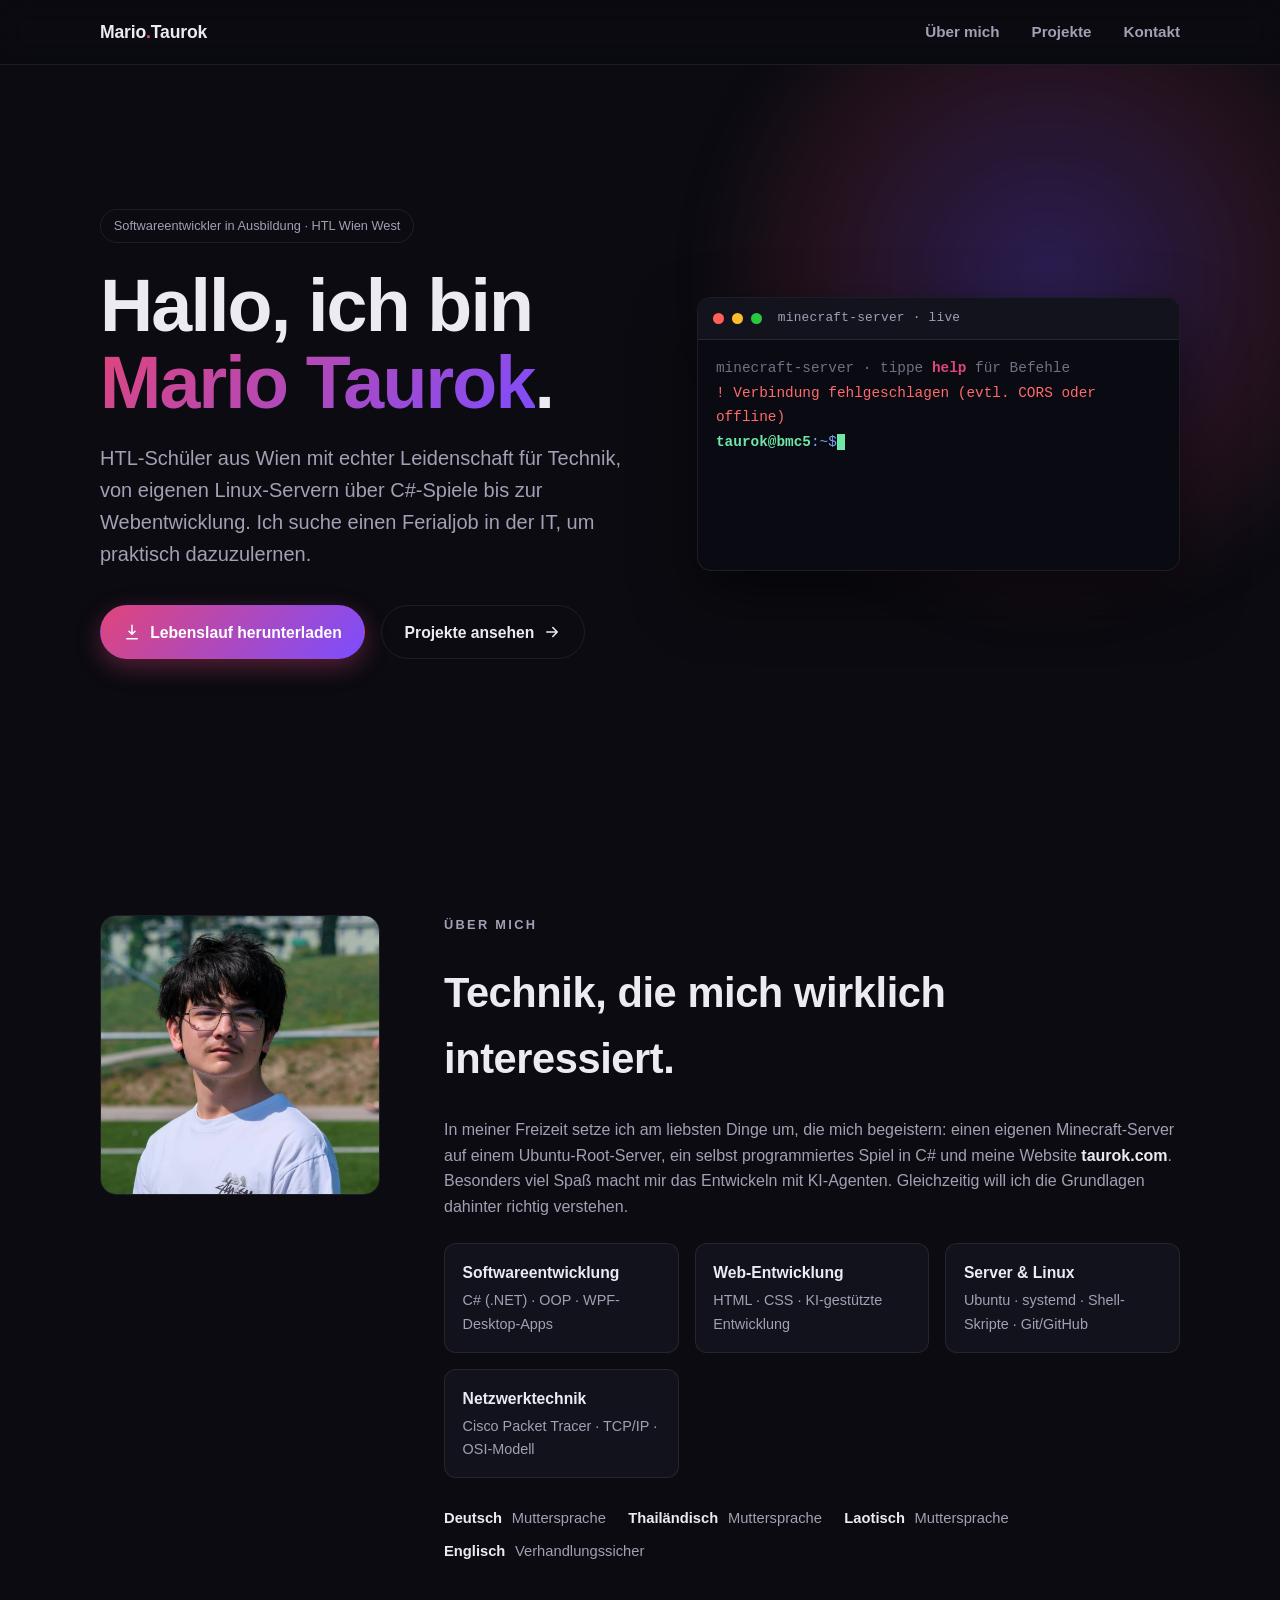
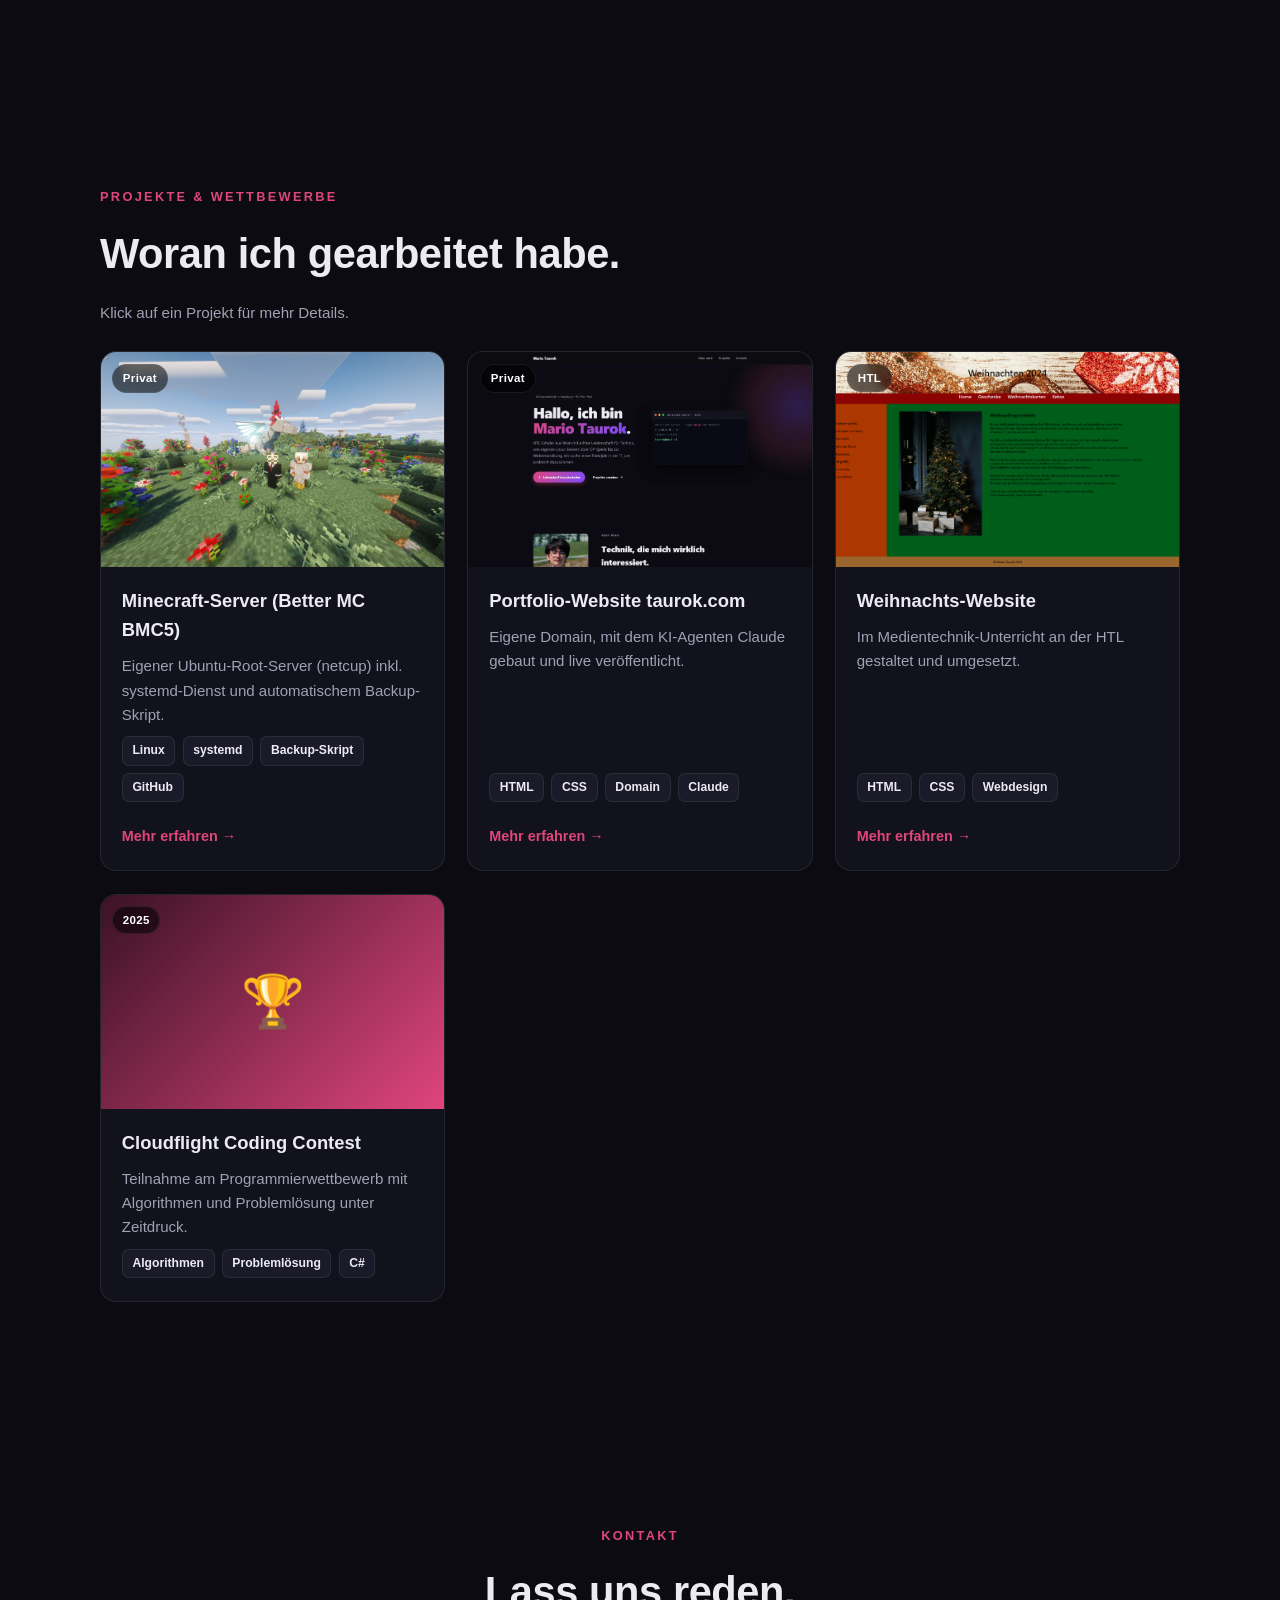
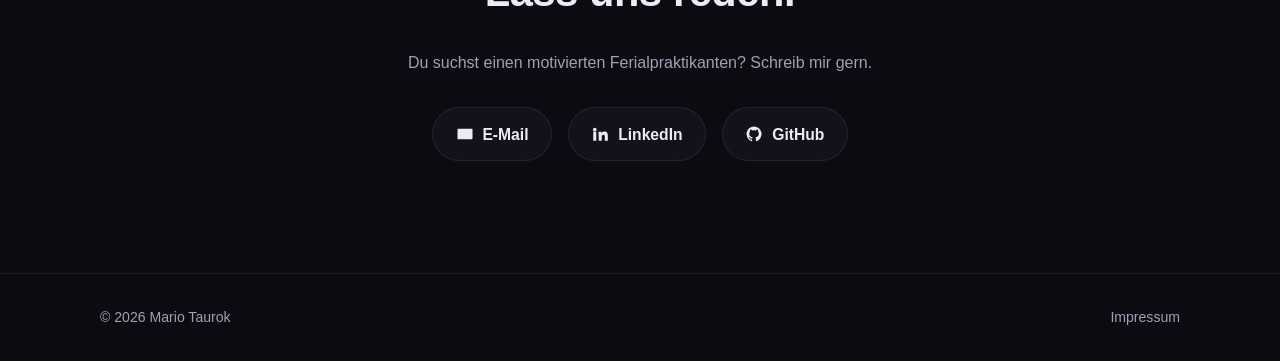
<file: site/index.html>
<!DOCTYPE html>
<html lang="de">

<head>
  <meta charset="UTF-8">
  <meta name="viewport" content="width=device-width, initial-scale=1">
  <meta name="description"
    content="Portfolio von Mario Taurok, Softwareentwickler in Ausbildung (HTL Wien West). Projekte aus Linux, C#, Webentwicklung und mehr.">
  <title>Mario Taurok · Portfolio</title>
  <link rel="stylesheet" href="style.css?v=4">
</head>

<body>
  <!-- ===== Navigation ===== -->
  <header class="nav">
    <div class="container nav__inner">
      <a class="nav__brand" href="#start">Mario<span>.</span>Taurok</a>
      <nav class="nav__links" aria-label="Hauptnavigation">
        <a href="#ueber">Über mich</a>
        <a href="#projekte">Projekte</a>
        <a href="#kontakt">Kontakt</a>
      </nav>
    </div>
  </header>

  <main>
    <!-- ===== Hero / Landingpage ===== -->
    <section class="hero" id="start">
      <div class="container hero__grid">
        <div class="hero__inner">
          <p class="eyebrow">Softwareentwickler in Ausbildung · HTL Wien West</p>
          <h1 class="hero__title">Hallo, ich bin<br><span class="grad">Mario Taurok</span>.</h1>
          <p class="hero__lead">
            HTL-Schüler aus Wien mit echter Leidenschaft für Technik, von eigenen Linux-Servern
            über C#-Spiele bis zur Webentwicklung. Ich suche einen Ferialjob in der IT, um praktisch
            dazuzulernen.
          </p>
          <div class="hero__actions">
            <a class="btn btn--primary" href="Mario-Taurok-Lebenslauf.pdf" download>
              <svg viewBox="0 0 24 24" class="ico" aria-hidden="true">
                <path d="M12 3v12m0 0 4-4m-4 4-4-4M5 21h14" />
              </svg>
              Lebenslauf herunterladen
            </a>
            <a class="btn btn--ghost" href="#projekte">
              Projekte ansehen
              <svg viewBox="0 0 24 24" class="ico" aria-hidden="true">
                <path d="M5 12h14m0 0-6-6m6 6-6 6" />
              </svg>
            </a>
          </div>
        </div>
        <aside class="hero__aside">
          <div class="term" aria-label="Live-Status des Minecraft-Servers (minecraft-server)">
            <div class="term__bar">
              <span class="term__dot term__dot--r"></span>
              <span class="term__dot term__dot--y"></span>
              <span class="term__dot term__dot--g"></span>
              <span class="term__title">minecraft-server · live</span>
            </div>
            <div class="term__body" id="mctermbody" tabindex="0">
              <div id="mctermout"></div>
              <div class="term__inputline">
                <span class="term__prompt">taurok@bmc5</span><span class="term__path">:~$</span> <span class="term__typed" id="mctermtyped"></span><span class="term__cursor"></span>
                <input id="mcterminput" class="term__ghost" style="flex:0 0 1px;width:1px;height:1.1em;opacity:0;border:0;padding:0;margin:0;background:transparent;color:transparent;" autocomplete="off" autocapitalize="none" autocorrect="off" spellcheck="false" aria-label="Terminal-Eingabe">
              </div>
            </div>
          </div>
        </aside>
      </div>
      <div class="hero__glow" aria-hidden="true"></div>
    </section>

    <!-- ===== Über mich ===== -->
    <section class="section about" id="ueber">
      <div class="container about__grid">
        <div class="about__media">
          <img src="img/albert.jpg" alt="Porträt von Mario Taurok" loading="lazy">
        </div>
        <div class="about__text">
          <p class="kicker">Über mich</p>
          <h2 class="section__title">Technik, die mich wirklich interessiert.</h2>
          <p>
            In meiner Freizeit setze ich am liebsten Dinge um, die mich begeistern: einen eigenen
            Minecraft-Server auf einem Ubuntu-Root-Server, ein selbst programmiertes Spiel in C#
            und meine Website <strong>taurok.com</strong>. Besonders viel Spaß macht mir das
            Entwickeln mit KI-Agenten. Gleichzeitig will ich die Grundlagen dahinter richtig
            verstehen.
          </p>

          <div class="skills">
            <div class="skill">
              <h3>Softwareentwicklung</h3>
              <p>C# (.NET) · OOP · WPF-Desktop-Apps</p>
            </div>
            <div class="skill">
              <h3>Web-Entwicklung</h3>
              <p>HTML · CSS · KI-gestützte Entwicklung</p>
            </div>
            <div class="skill">
              <h3>Server &amp; Linux</h3>
              <p>Ubuntu · systemd · Shell-Skripte · Git/GitHub</p>
            </div>
            <div class="skill">
              <h3>Netzwerktechnik</h3>
              <p>Cisco Packet Tracer · TCP/IP · OSI-Modell</p>
            </div>
          </div>

          <ul class="langs">
            <li><span>Deutsch</span> Muttersprache</li>
            <li><span>Thailändisch</span> Muttersprache</li>
            <li><span>Laotisch</span> Muttersprache</li>
            <li><span>Englisch</span> Verhandlungssicher</li>
          </ul>
        </div>
      </div>
    </section>

    <!-- ===== Projekte ===== -->
    <section class="section projects" id="projekte">
      <div class="container">
        <p class="kicker">Projekte &amp; Wettbewerbe</p>
        <h2 class="section__title">Woran ich gearbeitet habe.</h2>
        <p class="projects__hint">Klick auf ein Projekt für mehr Details.</p>

        <div class="grid">
          <!-- 1: Minecraft-Server -->
          <a class="card" href="projekte/minecraft-server.html">
            <div class="card__media">
              <img src="img/minecraft.webp" alt="Minecraft-Server" loading="lazy">
              <span class="card__badge">Privat</span>
            </div>
            <div class="card__body">
              <h3>Minecraft-Server (Better MC BMC5)</h3>
              <p>Eigener Ubuntu-Root-Server (netcup) inkl. systemd-Dienst und automatischem Backup-Skript.</p>
              <ul class="tags">
                <li>Linux</li>
                <li>systemd</li>
                <li>Backup-Skript</li>
                <li>GitHub</li>
              </ul>
              <span class="card__more">Mehr erfahren →</span>
            </div>
          </a>

          <!-- 2: Portfolio-Website -->
          <a class="card" href="projekte/portfolio-website.html">
            <div class="card__media">
              <img src="img/projekte/portfolio-website/web-view.webp" alt="Portfolio-Website taurok.com" loading="lazy">
              <span class="card__badge">Privat</span>
            </div>
            <div class="card__body">
              <h3>Portfolio-Website taurok.com</h3>
              <p>Eigene Domain, mit dem KI-Agenten Claude gebaut und live veröffentlicht.</p>
              <ul class="tags">
                <li>HTML</li>
                <li>CSS</li>
                <li>Domain</li>
                <li>Claude</li>
              </ul>
              <span class="card__more">Mehr erfahren →</span>
            </div>
          </a>

        <!--
        
          <a class="card" href="projekte/monogame-spiel.html">
            <div class="card__media">
              <img src="img/MonoGame.png" alt="MonoGame-Spiel" loading="lazy">
              <span class="card__badge">Privat</span>
            </div>
            <div class="card__body">
              <h3>MonoGame-Spiel</h3>
              <p>Eigenentwicklung in C# mit dem MonoGame-Framework, Spiellogik objektorientiert umgesetzt.</p>
              <ul class="tags">
                <li>C#</li>
                <li>MonoGame</li>
                <li>OOP</li>
              </ul>
              <span class="card__more">Mehr erfahren →</span>
            </div>
          </a>
        //-->
          <!-- 4: Weihnachts-Website -->
          <a class="card" href="projekte/weihnachts-website.html">
            <div class="card__media">
              <img src="img/Christmaspage.png" alt="Weihnachts-Website" loading="lazy">
              <span class="card__badge">HTL</span>
            </div>
            <div class="card__body">
              <h3>Weihnachts-Website</h3>
              <p>Im Medientechnik-Unterricht an der HTL gestaltet und umgesetzt.</p>
              <ul class="tags">
                <li>HTML</li>
                <li>CSS</li>
                <li>Webdesign</li>
              </ul>
              <span class="card__more">Mehr erfahren →</span>
            </div>
          </a>

          <!-- 5: Cloudflight Coding Contest (ohne Detailseite) -->
          <article class="card card--static">
            <div class="card__media card__media--grad grad-2">
              <span class="card__emoji" aria-hidden="true">🏆</span>
              <span class="card__badge">2025</span>
            </div>
            <div class="card__body">
              <h3>Cloudflight Coding Contest</h3>
              <p>Teilnahme am Programmierwettbewerb mit Algorithmen und Problemlösung unter Zeitdruck.</p>
              <ul class="tags">
                <li>Algorithmen</li>
                <li>Problemlösung</li>
                <li>C#</li>
              </ul>
            </div>
          </article>
        </div>
      </div>
    </section>

    <!-- ===== Kontakt ===== -->
    <section class="section contact" id="kontakt">
      <div class="container contact__inner">
        <p class="kicker">Kontakt</p>
        <h2 class="section__title">Lass uns reden.</h2>
        <p class="contact__lead">Du suchst einen motivierten Ferialpraktikanten? Schreib mir gern.</p>

        <div class="contact__buttons">
          <a class="btn btn--social" href="mailto:mario.taurok@proton.me">
            <svg viewBox="0 0 24 24" class="ico" aria-hidden="true">
              <path d="M3 5h18a1 1 0 0 1 1 1v12a1 1 0 0 1-1 1H3a1 1 0 0 1-1-1V6a1 1 0 0 1 1-1z" />
              <path d="m3 7 9 6 9-6" />
            </svg>
            E-Mail
          </a>
          <!-- TODO: LinkedIn-URL hier eintragen (href="#" ist nur ein Platzhalter) -->
          <a class="btn btn--social" href="https://www.linkedin.com/in/mario-taurok/" target="_blank" rel="noopener">
            <svg viewBox="0 0 24 24" class="ico" aria-hidden="true">
              <path
                d="M4.98 3.5a2.5 2.5 0 1 1 0 5 2.5 2.5 0 0 1 0-5zM3 9h4v12H3zM10 9h3.8v1.7h.05c.53-.95 1.83-1.95 3.77-1.95 4.03 0 4.78 2.5 4.78 5.75V21h-4v-5.1c0-1.22-.02-2.8-1.9-2.8-1.9 0-2.2 1.34-2.2 2.71V21h-4z" />
            </svg>
            LinkedIn
          </a>
          <a class="btn btn--social" href="https://github.com/bestpg" target="_blank" rel="noopener">
            <svg viewBox="0 0 24 24" class="ico" aria-hidden="true">
              <path
                d="M12 2a10 10 0 0 0-3.16 19.49c.5.09.68-.22.68-.48v-1.7c-2.78.6-3.37-1.34-3.37-1.34-.45-1.16-1.11-1.47-1.11-1.47-.91-.62.07-.6.07-.6 1 .07 1.53 1.03 1.53 1.03.9 1.53 2.36 1.09 2.94.83.09-.65.35-1.09.63-1.34-2.22-.25-4.55-1.11-4.55-4.94 0-1.09.39-1.98 1.03-2.68-.1-.25-.45-1.27.1-2.64 0 0 .84-.27 2.75 1.02a9.6 9.6 0 0 1 5 0c1.91-1.29 2.75-1.02 2.75-1.02.55 1.37.2 2.39.1 2.64.64.7 1.03 1.59 1.03 2.68 0 3.84-2.34 4.69-4.57 4.94.36.31.68.92.68 1.85v2.74c0 .27.18.58.69.48A10 10 0 0 0 12 2z" />
            </svg>
            GitHub
          </a>
        </div>
      </div>
    </section>
  </main>

  <footer class="footer">
    <div class="container footer__inner">
      <span>© 2026 Mario Taurok</span>
      <a class="footer__link" href="impressum.html">Impressum</a>
    </div>
  </footer>

  <!-- Live-Status vom Minecraft-Server (GraphQL, Vanilla-JS, kein Framework) -->
  <script>
    (function () {
      var ENDPOINT = 'https://api.taurok.com/graphql';
      var QUERY = 'query MyQuery { players { max online players } }';
      var out = document.getElementById('mctermout');
      var input = document.getElementById('mcterminput');
      var typed = document.getElementById('mctermtyped');
      var bodyEl = document.getElementById('mctermbody');
      if (!out || !input || !typed || !bodyEl) return;

      function esc(v) { var d = document.createElement('div'); d.textContent = String(v); return d.innerHTML; }
      function line(html, cls) { var d = document.createElement('div'); d.className = 'term__line' + (cls ? ' ' + cls : ''); d.innerHTML = html; out.appendChild(d); return d; }
      function scroll() { bodyEl.scrollTop = bodyEl.scrollHeight; }
      var PROMPT = '<span class="term__prompt">taurok@bmc5</span><span class="term__path">:~$</span> ';
      function echo(cmd) { line(PROMPT + esc(cmd)); }

      function fetchPlayers() {
        var pending = line('<span class="term__dim">… frage api.taurok.com</span>');
        var q = '{ players { online max players { name x y z dimension } } }';
        fetch(ENDPOINT + '?query=' + encodeURIComponent(q), { cache: 'no-store' })
          .then(function (r) { return r.json().catch(function () { return null; }); })
          .then(function (j) {
            if (pending) pending.remove();
            if (!j || j.errors || !j.data || !j.data.players) {
              var m = (j && j.errors && j.errors[0] && j.errors[0].message) || 'keine Daten';
              line('<span class="term__err">! ' + esc(m) + '</span>'); scroll(); return;
            }
            var p = j.data.players, list = Array.isArray(p.players) ? p.players : [];
            line('<span class="term__ok">●</span> online <b>' + esc(p.online) + '</b> <span class="term__dim">/ ' + esc(p.max) + '</span>');
            if (!list.length) { line('<span class="term__dim">niemand online</span>'); scroll(); return; }
            function rnd(v) { return (v == null) ? '?' : Math.round(v); }
            list.forEach(function (pl, i) {
              line('<span class="term__ac">›</span> ' + esc(pl.name));
              var dim = (pl.dimension || '').replace('minecraft:', '');
              line('<span class="term__dim">&nbsp;&nbsp;x ' + rnd(pl.x) + '&nbsp; y ' + rnd(pl.y) + '&nbsp; z ' + rnd(pl.z) + (dim ? '&nbsp; · ' + esc(dim) : '') + '</span>');
              if (i < list.length - 1) line('&nbsp;');
            });
            scroll();
          })
          .catch(function () { if (pending) pending.remove(); line('<span class="term__err">! Verbindung fehlgeschlagen (evtl. CORS oder offline)</span>'); scroll(); });
      }

      function fetchStatus() {
        var pending = line('<span class="term__dim">… frage api.taurok.com</span>');
        var q = '{ serverStatus { online max players version motd uptime { running human } } }';
        fetch(ENDPOINT + '?query=' + encodeURIComponent(q), { cache: 'no-store' })
          .then(function (r) { return r.json().catch(function () { return null; }); })
          .then(function (j) {
            if (pending) pending.remove();
            if (!j || j.errors || !j.data || !j.data.serverStatus) {
              var m = (j && j.errors && j.errors[0] && j.errors[0].message) || 'keine Daten';
              line('<span class="term__err">! ' + esc(m) + '</span>'); scroll(); return;
            }
            var st = j.data.serverStatus, up = st.uptime || {}, names = Array.isArray(st.players) ? st.players : [];
            line('<span class="term__ac">' + esc(st.motd || 'Server') + '</span>');
            line(up.running ? '<span class="term__ok">●</span> läuft' : '<span class="term__err">●</span> offline');
            line('<span class="term__dim">spieler</span> <b>' + esc(st.online) + '</b> <span class="term__dim">/ ' + esc(st.max) + '</span>');
            line('<span class="term__dim">version</span> ' + esc(st.version || '-'));
            line('<span class="term__dim">uptime</span>&nbsp; ' + esc(up.human || '-'));
            names.forEach(function (n) { line('&nbsp;&nbsp;<span class="term__ac">›</span> ' + esc(n)); });
            scroll();
          })
          .catch(function () { if (pending) pending.remove(); line('<span class="term__err">! Verbindung fehlgeschlagen (evtl. CORS oder offline)</span>'); scroll(); });
      }

      function fetchUptime() {
        var pending = line('<span class="term__dim">…</span>');
        fetch(ENDPOINT + '?query=' + encodeURIComponent('{ serverStatus { uptime { running human } } }'), { cache: 'no-store' })
          .then(function (r) { return r.json().catch(function () { return null; }); })
          .then(function (j) {
            if (pending) pending.remove();
            var u = j && j.data && j.data.serverStatus && j.data.serverStatus.uptime;
            if (!u) { line('<span class="term__err">! keine Daten</span>'); scroll(); return; }
            line(u.running ? 'uptime: <b>' + esc(u.human) + '</b>' : '<span class="term__err">Server offline</span>');
            scroll();
          })
          .catch(function () { if (pending) pending.remove(); line('<span class="term__err">! Verbindung fehlgeschlagen</span>'); scroll(); });
      }

      var COMMANDS = {
        help: function () {
          line('verfügbare Befehle:');
          [
            ['status', 'voller Server-Status (Version, MOTD, Uptime)'],
            ['players', 'nur Spielerliste'],
            ['uptime', 'Laufzeit des Servers'],
            ['about', 'Infos zum Server'],
            ['clear', 'Terminal leeren']
          ].forEach(function (c) {
            line('  <span class="term__ac">' + c[0] + '</span>' + '          '.slice(c[0].length) + c[1]);
          });
        },
        players: fetchPlayers, online: fetchPlayers,
        status: fetchStatus, serverstatus: fetchStatus, uptime: fetchUptime,
        about: function () {
          line('minecraft-server · Better MC BMC5 (NeoForge 1.21.1)');
          line('Oracle Cloud · ARM/aarch64 · Ubuntu · systemd');
        },
        clear: function () { out.innerHTML = ''; },
        whoami: function () { line('gast@taurok'); }
      };

      function run(raw) {
        var cmd = raw.trim();
        echo(cmd);
        if (cmd) {
          var name = cmd.split(/\s+/)[0].toLowerCase();
          if (COMMANDS[name]) COMMANDS[name]();
          else line('<span class="term__err">command not found: ' + esc(name) + "</span> <span class=\"term__dim\">(tippe 'help')</span>");
        }
        scroll();
      }

      function sync() { typed.textContent = input.value; }
      var hist = [], hi = 0;
      input.addEventListener('input', sync);
      input.addEventListener('keydown', function (e) {
        if (e.key === 'Enter') {
          e.preventDefault();
          var v = input.value; input.value = ''; sync();
          if (v.trim()) hist.push(v);
          hi = hist.length;
          run(v);
        } else if (e.key === 'ArrowUp') {
          e.preventDefault();
          if (hi > 0) { hi--; input.value = hist[hi] || ''; sync(); }
        } else if (e.key === 'ArrowDown') {
          if (hi < hist.length) { hi++; input.value = hist[hi] || ''; sync(); }
        }
      });
      bodyEl.addEventListener('click', function () { try { input.focus({ preventScroll: true }); } catch (e) { input.focus(); } });

      line('<span class="term__dim">minecraft-server · tippe </span><span class="term__ac">help</span><span class="term__dim"> für Befehle</span>');
      fetchPlayers();
      try { input.focus({ preventScroll: true }); } catch (e) { input.focus(); }
    })();
  </script>
</body>

</html>
</file>
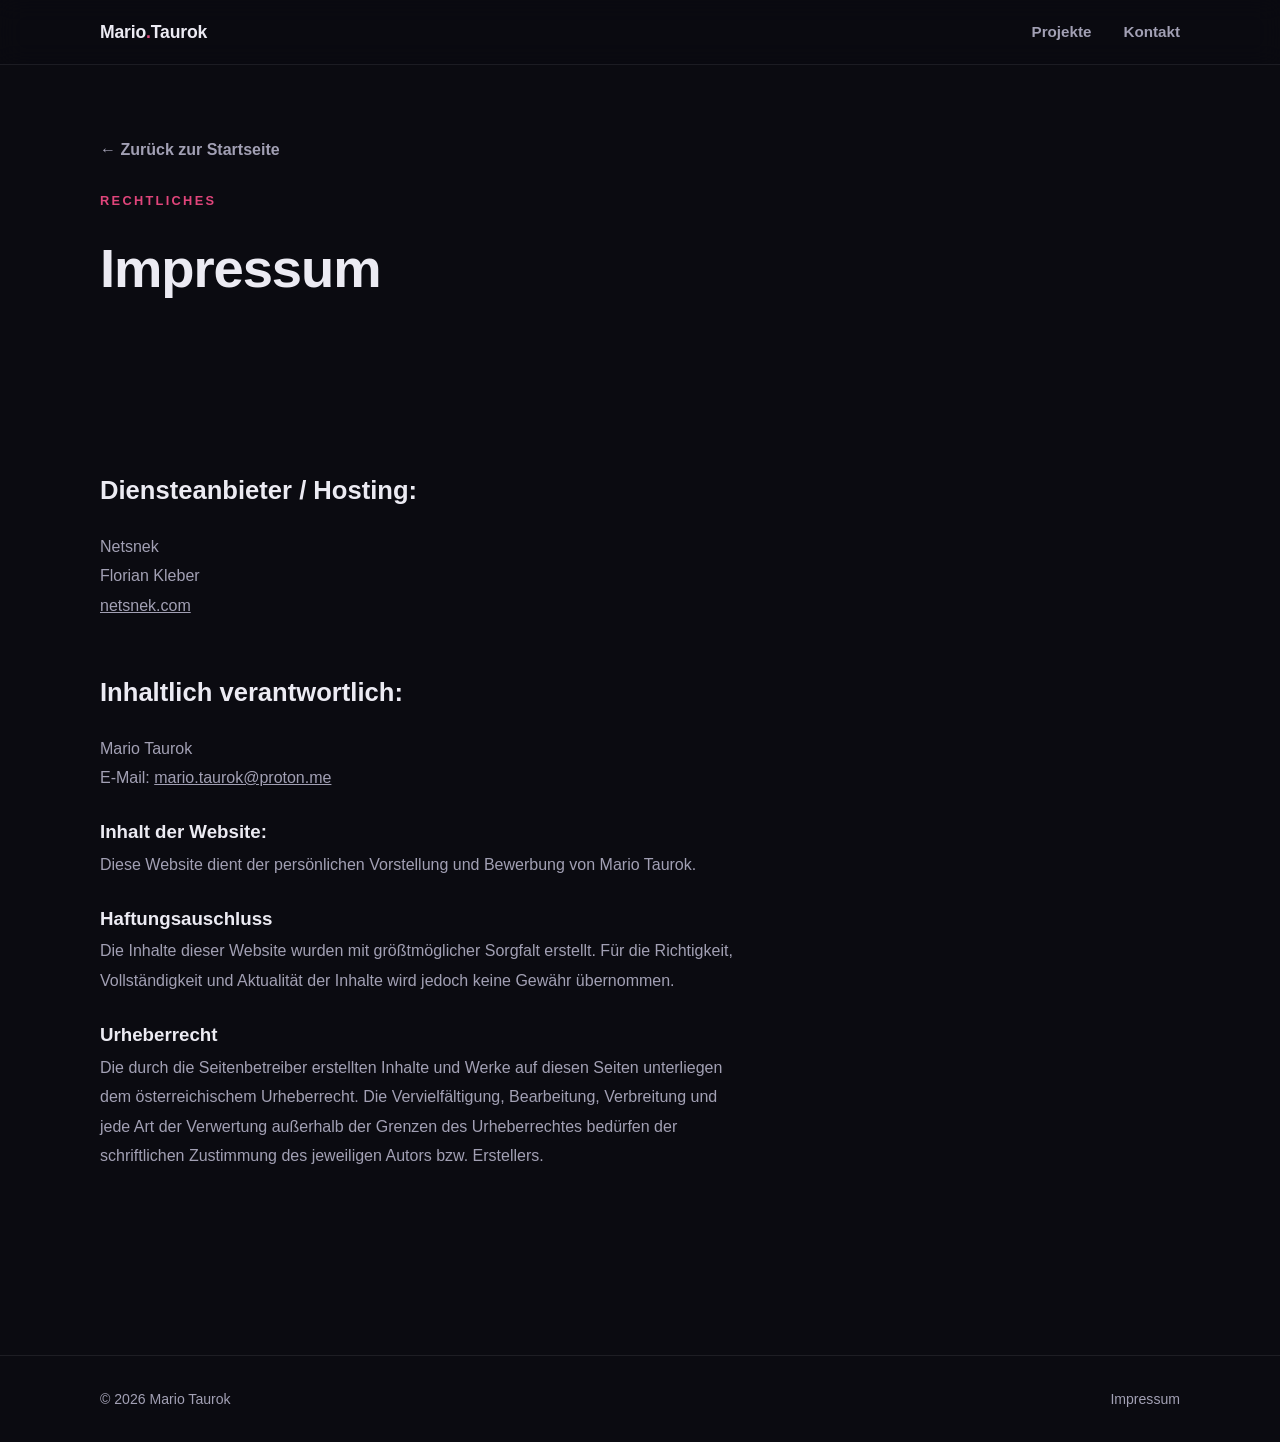
<file: site/impressum.html>
<!DOCTYPE html>
<html lang="de">

<head>
    <meta charset="UTF-8">
    <meta name="viewport" content="width=device-width, initial-scale=1">
    <meta name="description" content="Impressum von Mario Taurok – Kontaktdaten und rechtliche Angaben.">
    <title>Impressum · Mario Taurok</title>
    <link rel="stylesheet" href="style.css?v=4">
</head>

<body>
    <header class="nav">
        <div class="container nav__inner">
            <a class="nav__brand" href="index.html#start">Mario<span>.</span>Taurok</a>
            <nav class="nav__links" aria-label="Hauptnavigation">
                <a href="index.html#projekte">Projekte</a>
                <a href="index.html#kontakt">Kontakt</a>
            </nav>
        </div>
    </header>

    <main>
        <section class="proj-hero">
            <div class="container">
                <a class="backlink" href="index.html">&larr; Zurück zur Startseite</a>
                <p class="kicker">Rechtliches</p>
                <h1 class="proj-title">Impressum</h1>
            </div>
        </section>

        <section class="section">
            <div class="container">
                <div class="prose">

                    <h2>Diensteanbieter / Hosting:</h2>
                    <p>
                        Netsnek <br>
                        Florian Kleber <br>
                        <a href="https://netsnek.com" target="_blank" rel="noopener" style="text-decoration: underline">netsnek.com</a> <br>

                    </p>

                    <h2>Inhaltlich verantwortlich:</h2>
                    <p>Mario Taurok<br>
                        E-Mail: <a href="mailto:mario.taurok@proton.me" style="text-decoration: underline">mario.taurok@proton.me</a>
                        <!-- Adresse hier eintragen --></p>

                    
                    <h3>Inhalt der Website:</h3>
                    <p>Diese Website dient der persönlichen Vorstellung und Bewerbung von Mario Taurok. </p>

                    <h3>Haftungsauschluss </h3>
                    <p>Die Inhalte dieser Website wurden mit größtmöglicher Sorgfalt erstellt. Für die Richtigkeit, Vollständigkeit und Aktualität der Inhalte wird jedoch keine Gewähr übernommen. </p>

                    <h3>Urheberrecht</h3>
                    <p>Die durch die Seitenbetreiber erstellten Inhalte und Werke auf diesen Seiten unterliegen dem
                        österreichischem Urheberrecht. Die Vervielfältigung, Bearbeitung, Verbreitung und jede Art der
                        Verwertung außerhalb der Grenzen des Urheberrechtes bedürfen der schriftlichen Zustimmung des
                        jeweiligen Autors bzw. Erstellers.</p>
                </div>
            </div>
        </section>
    </main>

    <footer class="footer">
        <div class="container footer__inner">
            <span>&copy; 2026 Mario Taurok</span>
            <a class="footer__link" href="impressum.html">Impressum</a>
        </div>
    </footer>
</body>

</html>
</file>
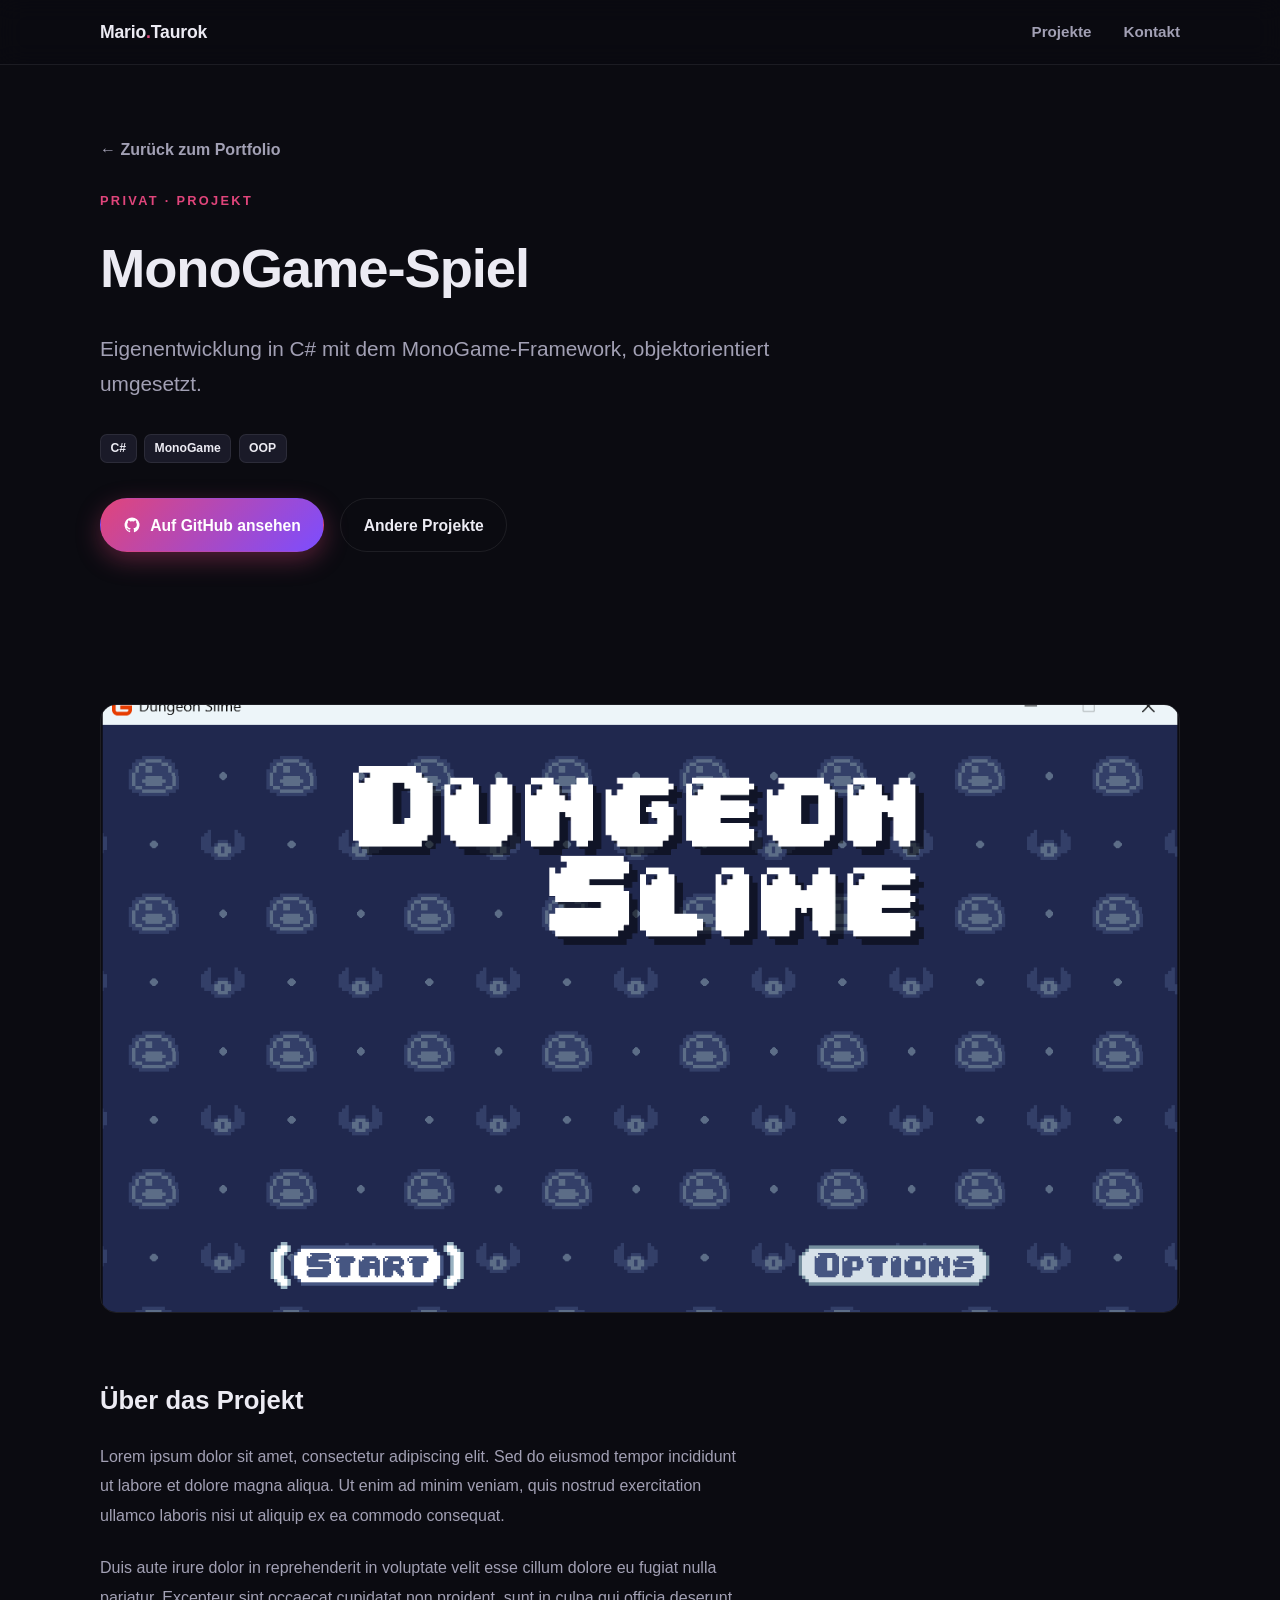
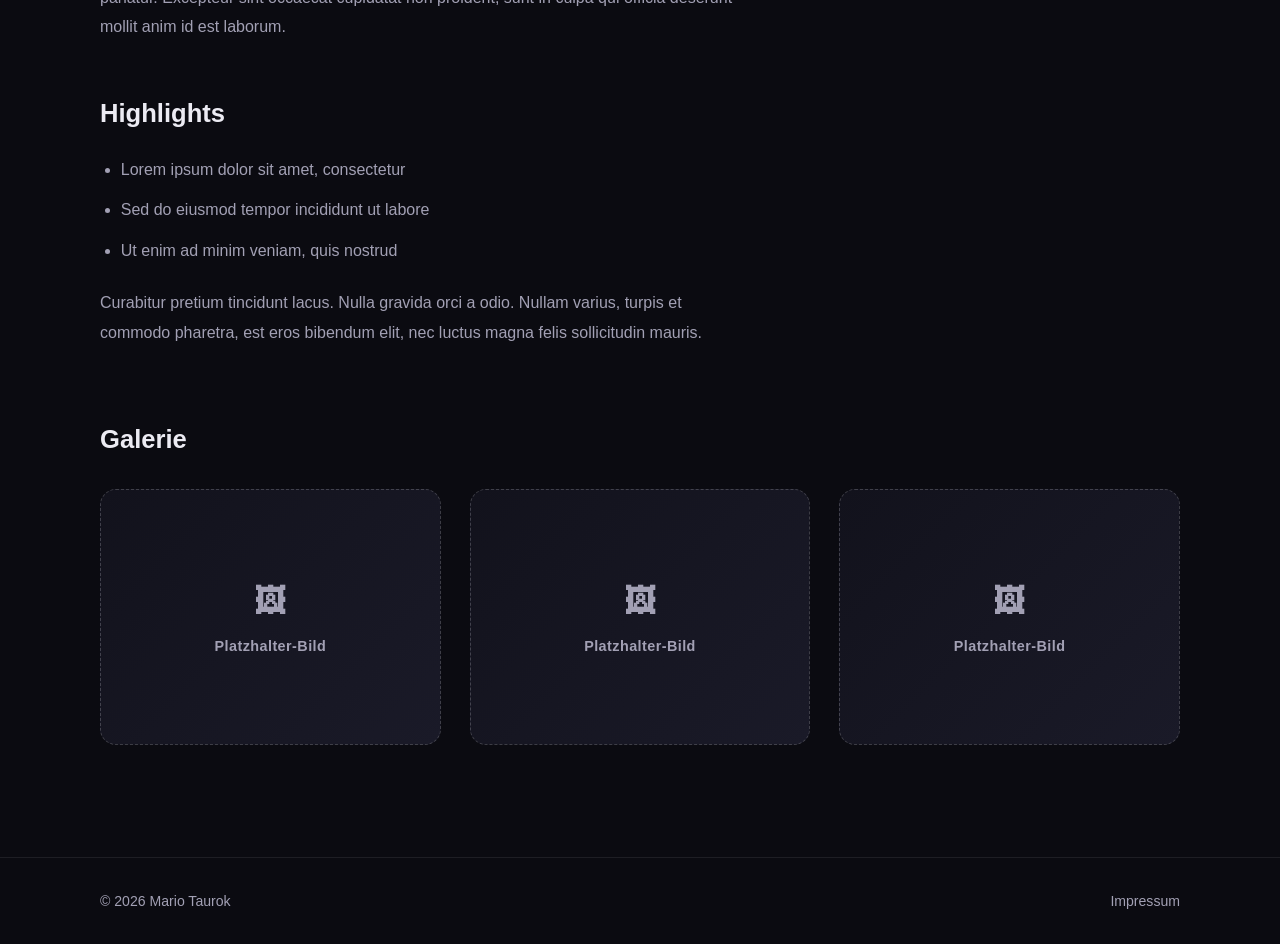
<file: site/projekte/monogame-spiel.html>
<!DOCTYPE html>
<html lang="de">

<head>
  <meta charset="UTF-8">
  <meta name="viewport" content="width=device-width, initial-scale=1">
  <meta name="description" content="MonoGame-Spiel: Projekt von Mario Taurok.">
  <title>MonoGame-Spiel · Mario Taurok</title>
  <link rel="stylesheet" href="../style.css?v=4">
</head>

<body>
  <header class="nav">
    <div class="container nav__inner">
      <a class="nav__brand" href="../index.html#start">Mario<span>.</span>Taurok</a>
      <nav class="nav__links" aria-label="Hauptnavigation">
        <a href="../index.html#projekte">Projekte</a>
        <a href="../index.html#kontakt">Kontakt</a>
      </nav>
    </div>
  </header>

  <main>
    <section class="proj-hero">
      <div class="container">
        <a class="backlink" href="../index.html#projekte">&larr; Zurück zum Portfolio</a>
        <p class="kicker">Privat &middot; Projekt</p>
        <h1 class="proj-title">MonoGame-Spiel</h1>
        <p class="proj-lead">Eigenentwicklung in C# mit dem MonoGame-Framework, objektorientiert umgesetzt.</p>
        <ul class="tags"><li>C#</li><li>MonoGame</li><li>OOP</li></ul>
        <div class="proj-actions">
          <a class="btn btn--primary" href="https://github.com/bestpg/monogame-spiel" target="_blank" rel="noopener"><svg viewBox="0 0 24 24" class="ico ico--fill" aria-hidden="true"><path d="M12 2a10 10 0 0 0-3.16 19.49c.5.09.68-.22.68-.48v-1.7c-2.78.6-3.37-1.34-3.37-1.34-.45-1.16-1.11-1.47-1.11-1.47-.91-.62.07-.6.07-.6 1 .07 1.53 1.03 1.53 1.03.9 1.53 2.36 1.09 2.94.83.09-.65.35-1.09.63-1.34-2.22-.25-4.55-1.11-4.55-4.94 0-1.09.39-1.98 1.03-2.68-.1-.25-.45-1.27.1-2.64 0 0 .84-.27 2.75 1.02a9.6 9.6 0 0 1 5 0c1.91-1.29 2.75-1.02 2.75-1.02.55 1.37.2 2.39.1 2.64.64.7 1.03 1.59 1.03 2.68 0 3.84-2.34 4.69-4.57 4.94.36.31.68.92.68 1.85v2.74c0 .27.18.58.69.48A10 10 0 0 0 12 2z"/></svg>Auf GitHub ansehen</a>
          <a class="btn btn--ghost" href="../index.html#projekte">Andere Projekte</a>
        </div>
      </div>
    </section>

    <section class="section">
      <div class="container">
        <figure class="proj-figure"><img src="../img/MonoGame.png" alt="MonoGame-Spiel" loading="lazy"></figure>

        <div class="prose">
          <h2>Über das Projekt</h2>
          <p>Lorem ipsum dolor sit amet, consectetur adipiscing elit. Sed do eiusmod tempor incididunt ut labore et dolore magna aliqua. Ut enim ad minim veniam, quis nostrud exercitation ullamco laboris nisi ut aliquip ex ea commodo consequat.</p>
          <p>Duis aute irure dolor in reprehenderit in voluptate velit esse cillum dolore eu fugiat nulla pariatur. Excepteur sint occaecat cupidatat non proident, sunt in culpa qui officia deserunt mollit anim id est laborum.</p>
          <h2>Highlights</h2>
          <ul>
            <li>Lorem ipsum dolor sit amet, consectetur</li>
            <li>Sed do eiusmod tempor incididunt ut labore</li>
            <li>Ut enim ad minim veniam, quis nostrud</li>
          </ul>
          <p>Curabitur pretium tincidunt lacus. Nulla gravida orci a odio. Nullam varius, turpis et commodo pharetra, est eros bibendum elit, nec luctus magna felis sollicitudin mauris.</p>
        </div>

        <h2 class="gallery-title">Galerie</h2>
        <div class="gallery">
          <div class="placeholder"><span>Platzhalter-Bild</span></div>
          <div class="placeholder"><span>Platzhalter-Bild</span></div>
          <div class="placeholder"><span>Platzhalter-Bild</span></div>
        </div>
      </div>
    </section>
  </main>

  <footer class="footer">
    <div class="container footer__inner">
      <span>&copy; 2026 Mario Taurok</span>
      <a class="footer__link" href="../impressum.html">Impressum</a>
    </div>
  </footer>
</body>

</html>
</file>
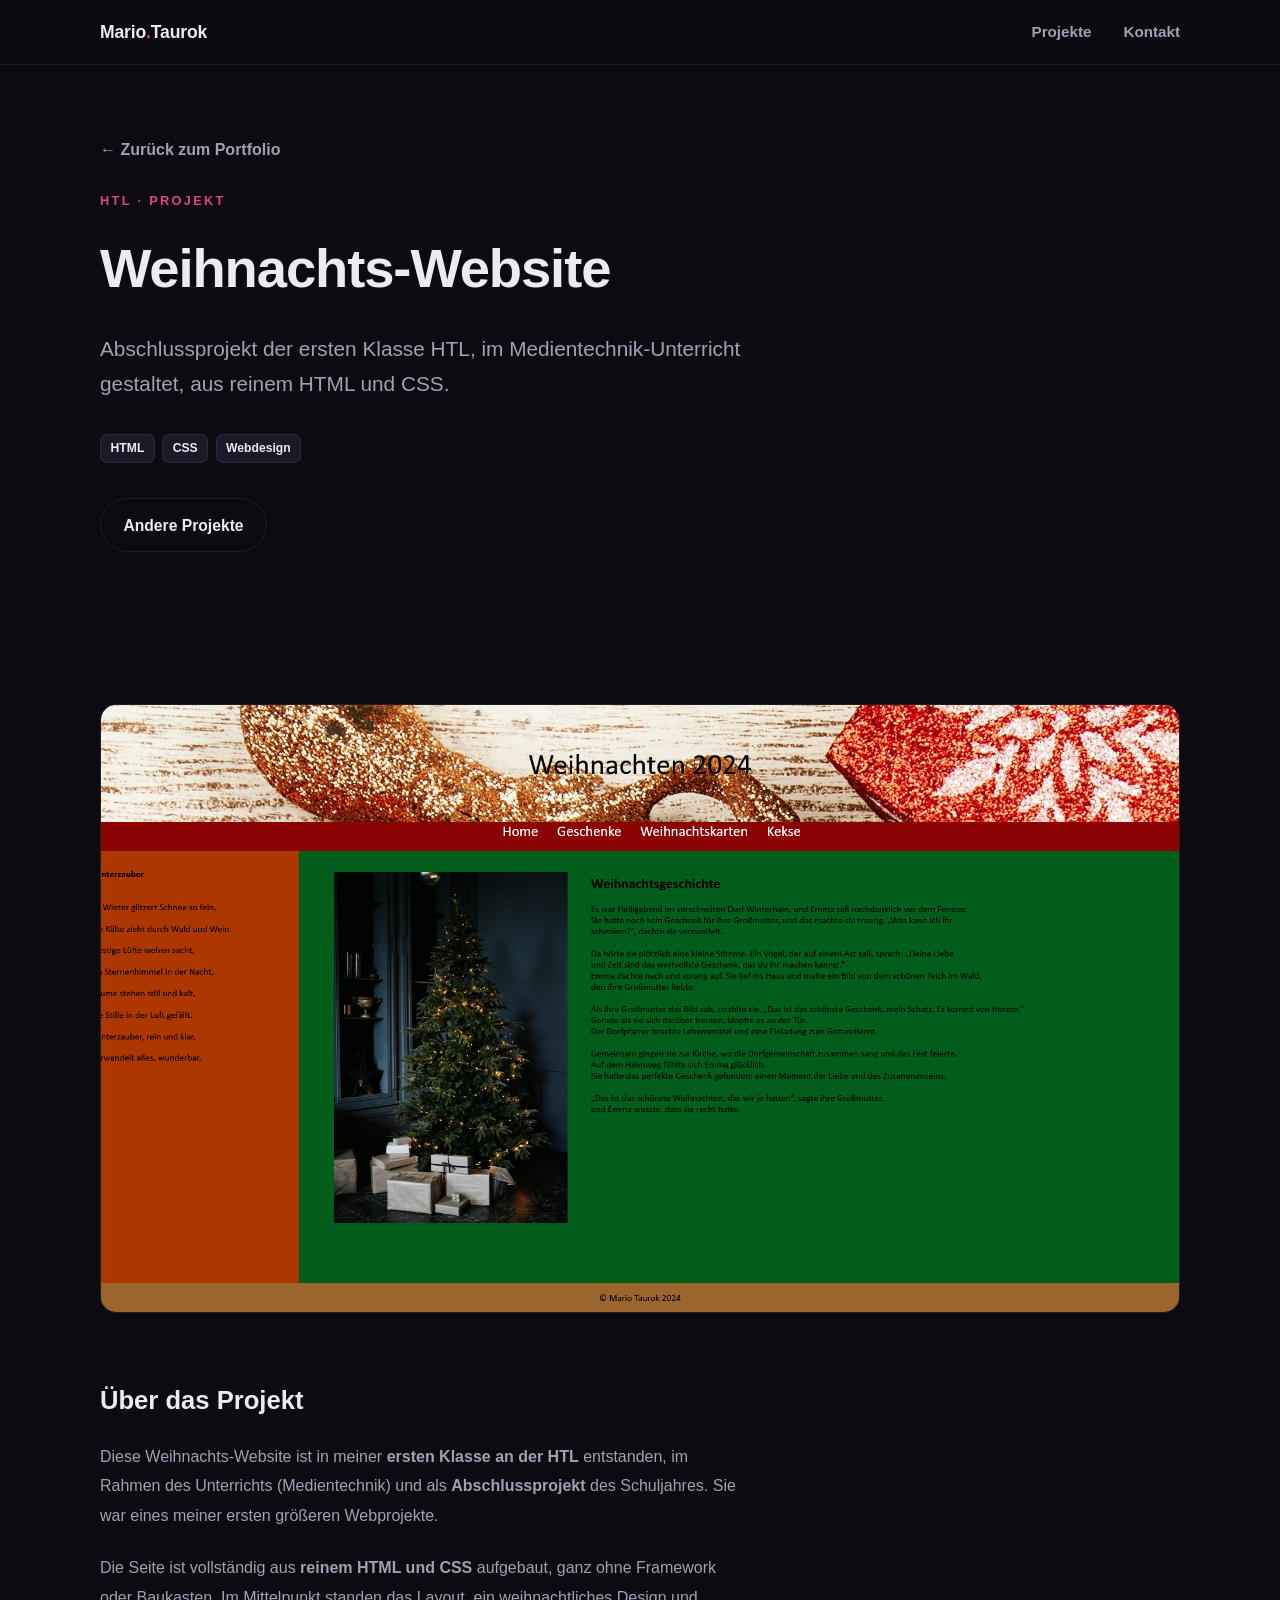
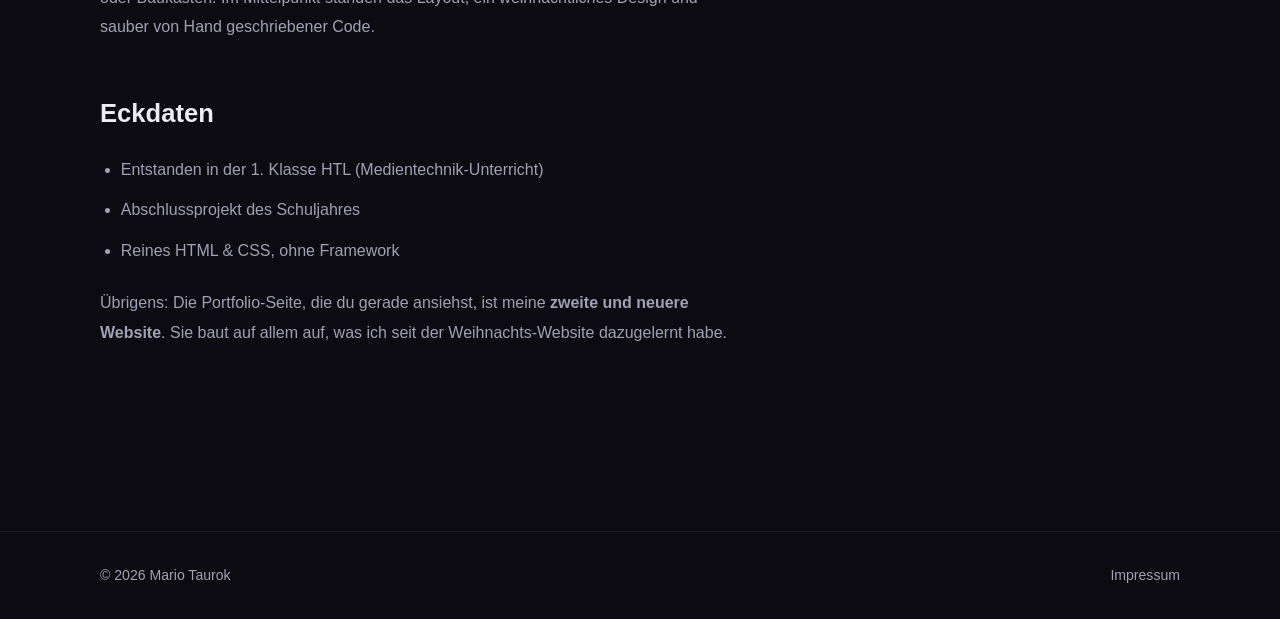
<file: site/projekte/weihnachts-website.html>
<!DOCTYPE html>
<html lang="de">

<head>
  <meta charset="UTF-8">
  <meta name="viewport" content="width=device-width, initial-scale=1">
  <meta name="description" content="Weihnachts-Website: Projekt von Mario Taurok.">
  <title>Weihnachts-Website · Mario Taurok</title>
  <link rel="stylesheet" href="../style.css?v=4">
</head>

<body>
  <header class="nav">
    <div class="container nav__inner">
      <a class="nav__brand" href="../index.html#start">Mario<span>.</span>Taurok</a>
      <nav class="nav__links" aria-label="Hauptnavigation">
        <a href="../index.html#projekte">Projekte</a>
        <a href="../index.html#kontakt">Kontakt</a>
      </nav>
    </div>
  </header>

  <main>
    <section class="proj-hero">
      <div class="container">
        <a class="backlink" href="../index.html#projekte">&larr; Zurück zum Portfolio</a>
        <p class="kicker">HTL &middot; Projekt</p>
        <h1 class="proj-title">Weihnachts-Website</h1>
        <p class="proj-lead">Abschlussprojekt der ersten Klasse HTL, im Medientechnik-Unterricht gestaltet, aus reinem HTML und CSS.</p>
        <ul class="tags"><li>HTML</li><li>CSS</li><li>Webdesign</li></ul>
        <div class="proj-actions">
          <!--<a class="btn btn--primary" href="https://github.com/bestpg/weihnachts-website" target="_blank" rel="noopener"><svg viewBox="0 0 24 24" class="ico ico--fill" aria-hidden="true"><path d="M12 2a10 10 0 0 0-3.16 19.49c.5.09.68-.22.68-.48v-1.7c-2.78.6-3.37-1.34-3.37-1.34-.45-1.16-1.11-1.47-1.11-1.47-.91-.62.07-.6.07-.6 1 .07 1.53 1.03 1.53 1.03.9 1.53 2.36 1.09 2.94.83.09-.65.35-1.09.63-1.34-2.22-.25-4.55-1.11-4.55-4.94 0-1.09.39-1.98 1.03-2.68-.1-.25-.45-1.27.1-2.64 0 0 .84-.27 2.75 1.02a9.6 9.6 0 0 1 5 0c1.91-1.29 2.75-1.02 2.75-1.02.55 1.37.2 2.39.1 2.64.64.7 1.03 1.59 1.03 2.68 0 3.84-2.34 4.69-4.57 4.94.36.31.68.92.68 1.85v2.74c0 .27.18.58.69.48A10 10 0 0 0 12 2z"/></svg>Auf GitHub ansehen</a>-->
          <a class="btn btn--ghost" href="../index.html#projekte">Andere Projekte</a>
        </div>
      </div>
    </section>

    <section class="section">
      <div class="container">
        <figure class="proj-figure"><img src="../img/Christmaspage.png" alt="Weihnachts-Website" loading="lazy"></figure>

        <div class="prose">
          <h2>Über das Projekt</h2>
          <p>Diese Weihnachts-Website ist in meiner <strong>ersten Klasse an der HTL</strong> entstanden, im Rahmen des Unterrichts (Medientechnik) und als <strong>Abschlussprojekt</strong> des Schuljahres. Sie war eines meiner ersten größeren Webprojekte.</p>
          <p>Die Seite ist vollständig aus <strong>reinem HTML und CSS</strong> aufgebaut, ganz ohne Framework oder Baukasten. Im Mittelpunkt standen das Layout, ein weihnachtliches Design und sauber von Hand geschriebener Code.</p>
          <h2>Eckdaten</h2>
          <ul>
            <li>Entstanden in der 1. Klasse HTL (Medientechnik-Unterricht)</li>
            <li>Abschlussprojekt des Schuljahres</li>
            <li>Reines HTML &amp; CSS, ohne Framework</li>
          </ul>
          <p>Übrigens: Die Portfolio-Seite, die du gerade ansiehst, ist meine <strong>zweite und neuere Website</strong>. Sie baut auf allem auf, was ich seit der Weihnachts-Website dazugelernt habe.</p>
        </div>

      </div>
    </section>
  </main>

  <footer class="footer">
    <div class="container footer__inner">
      <span>&copy; 2026 Mario Taurok</span>
      <a class="footer__link" href="../impressum.html">Impressum</a>
    </div>
  </footer>
</body>

</html>
</file>
<file: site/style.css>
/* ============================================================
   Mario Taurok – Portfolio
   Reines CSS, dunkles Design (inspiriert von netsnek.com)
   ============================================================ */

/* ---------- Design-Tokens ---------- */
:root {
  --bg:       #0b0b11;
  --bg-2:     #12121c;
  --bg-3:     #1a1a28;
  --line:     rgba(255, 255, 255, .08);
  --text:     #ecebf3;
  --muted:    #a2a0b4;
  --accent:   #e0457b;   /* Magenta */
  --accent-2: #7c4dff;   /* Violett */
  --grad: linear-gradient(135deg, var(--accent), var(--accent-2));
  --radius: 16px;
  --maxw: 1080px;
}

/* ---------- Reset / Basis ---------- */
* { box-sizing: border-box; margin: 0; padding: 0; }

html { scroll-behavior: smooth; }

body {
  background: var(--bg);
  color: var(--text);
  font-family: -apple-system, BlinkMacSystemFont, "Segoe UI", Roboto, Helvetica, Arial, sans-serif;
  line-height: 1.6;
  -webkit-font-smoothing: antialiased;
  overflow-x: hidden;
}

img { max-width: 100%; height: auto; display: block; }
a { color: inherit; text-decoration: none; }

.container {
  width: min(92%, var(--maxw));
  margin-inline: auto;
}

.section { padding-block: clamp(3.5rem, 9vw, 7rem); }
.section[id], .hero[id] { scroll-margin-top: 80px; }

.kicker {
  text-transform: uppercase;
  letter-spacing: .18em;
  font-size: .8rem;
  font-weight: 700;
  color: var(--accent);
  margin-bottom: .8rem;
}

.section__title {
  font-size: clamp(1.7rem, 4vw, 2.6rem);
  font-weight: 800;
  letter-spacing: -.01em;
  margin-bottom: 1.5rem;
}

.grad {
  background: var(--grad);
  -webkit-background-clip: text;
  background-clip: text;
  color: transparent;
}

/* ---------- Navigation ---------- */
.nav {
  position: sticky;
  top: 0;
  z-index: 50;
  background: rgba(11, 11, 17, .72);
  backdrop-filter: blur(12px);
  border-bottom: 1px solid var(--line);
}
.nav__inner {
  display: flex;
  align-items: center;
  justify-content: space-between;
  height: 64px;
}
.nav__brand { font-weight: 800; font-size: 1.1rem; letter-spacing: -.01em; }
.nav__brand span { color: var(--accent); }
.nav__links { display: flex; gap: clamp(1rem, 3vw, 2rem); }
.nav__links a {
  color: var(--muted);
  font-weight: 600;
  font-size: .95rem;
  transition: color .2s;
}
.nav__links a:hover { color: var(--text); }

/* ---------- Buttons ---------- */
.btn {
  display: inline-flex;
  align-items: center;
  gap: .55rem;
  padding: .85rem 1.4rem;
  border-radius: 999px;
  font-weight: 700;
  font-size: .98rem;
  border: 1px solid transparent;
  cursor: pointer;
  transition: transform .15s ease, box-shadow .2s ease, background .2s, border-color .2s;
}
.btn:hover { transform: translateY(-2px); }
.btn .ico { width: 1.15em; height: 1.15em; }

.btn--primary {
  background: var(--grad);
  color: #fff;
  box-shadow: 0 8px 24px rgba(224, 69, 123, .35);
}
.btn--primary:hover { box-shadow: 0 12px 30px rgba(124, 77, 255, .45); }

.btn--ghost {
  background: transparent;
  border-color: var(--line);
  color: var(--text);
}
.btn--ghost:hover { border-color: var(--accent); background: rgba(255, 255, 255, .03); }

/* Icon-Stroke-Stil */
.ico { fill: none; stroke: currentColor; stroke-width: 2; stroke-linecap: round; stroke-linejoin: round; }
.btn--social .ico, .nav .ico { stroke: none; fill: currentColor; }

/* ---------- Hero ---------- */
.hero {
  position: relative;
  padding-block: clamp(4rem, 12vw, 9rem);
  overflow: hidden;
}
.hero__inner { position: relative; z-index: 2; max-width: 760px; }
.eyebrow {
  display: inline-block;
  padding: .35rem .8rem;
  border: 1px solid var(--line);
  border-radius: 999px;
  font-size: .8rem;
  color: var(--muted);
  margin-bottom: 1.5rem;
}
.hero__title {
  font-size: clamp(2.6rem, 8vw, 4.6rem);
  line-height: 1.05;
  font-weight: 800;
  letter-spacing: -.025em;
  margin-bottom: 1.3rem;
}
.hero__lead {
  font-size: clamp(1.05rem, 2.2vw, 1.25rem);
  color: var(--muted);
  max-width: 56ch;
  margin-bottom: 2.2rem;
}
.hero__actions { display: flex; flex-wrap: wrap; gap: 1rem; }

.hero__glow {
  position: absolute;
  top: -20%;
  right: -10%;
  width: 60vw;
  height: 60vw;
  max-width: 720px;
  max-height: 720px;
  background: radial-gradient(circle, rgba(124, 77, 255, .28), rgba(224, 69, 123, .12) 45%, transparent 70%);
  filter: blur(20px);
  z-index: 1;
  pointer-events: none;
}

/* ---------- Hero: 2 Spalten + Live-Terminal ---------- */
.hero__grid {
  position: relative;
  z-index: 2;
  display: grid;
  grid-template-columns: 1.05fr .95fr;
  gap: clamp(2rem, 5vw, 4rem);
  align-items: center;
}
.hero__grid .hero__inner { max-width: none; }
.hero__aside { min-width: 0; }

.term {
  background: #0a0a12;
  border: 1px solid var(--line);
  border-radius: 14px;
  overflow: hidden;
  box-shadow: 0 24px 60px rgba(0, 0, 0, .5);
  font-family: ui-monospace, SFMono-Regular, Menlo, Consolas, "Liberation Mono", monospace;
}
.term__bar {
  display: flex;
  align-items: center;
  gap: .5rem;
  padding: .65rem .9rem;
  background: #13131d;
  border-bottom: 1px solid var(--line);
}
.term__dot { width: 11px; height: 11px; border-radius: 50%; }
.term__dot--r { background: #ff5f57; }
.term__dot--y { background: #febc2e; }
.term__dot--g { background: #28c840; }
.term__title { margin-left: .5rem; font-size: .8rem; color: var(--muted); letter-spacing: .02em; }
.term__body {
  padding: 1rem 1.1rem 1.2rem;
  font-size: .9rem;
  line-height: 1.7;
  color: #cdd6d0;
  min-height: 230px;
  max-height: 340px;
  overflow: auto;
}
.term__line { white-space: pre-wrap; word-break: break-word; }
.term__prompt { color: #6ee7a8; font-weight: 700; }
.term__path { color: #7aa2f7; }
.term__ok { color: #28c840; }
.term__ac { color: var(--accent); font-weight: 700; }
.term__err { color: #ff6b6b; }
.term__dim { color: #6b7280; }
.term__body b { color: #fff; }
.term__cursor {
  display: inline-block;
  width: 8px;
  height: 1.05em;
  background: #6ee7a8;
  vertical-align: -2px;
  animation: term-blink 1.05s steps(1) infinite;
}
@keyframes term-blink { 50% { opacity: 0; } }

@media (max-width: 880px) {
  .hero__grid { grid-template-columns: 1fr; }
  .hero__aside { order: 2; }
}

/* ---------- Über mich ---------- */
.about__grid {
  display: grid;
  grid-template-columns: 280px 1fr;
  gap: clamp(2rem, 5vw, 4rem);
  align-items: start;
}
.about__media img {
  width: 100%;
  border-radius: var(--radius);
  border: 1px solid var(--line);
  aspect-ratio: 1 / 1;
  object-fit: cover;
}
.about__text p { color: var(--muted); margin-bottom: 1.5rem; }
.about__text strong { color: var(--text); }

.skills {
  display: grid;
  grid-template-columns: repeat(auto-fit, minmax(200px, 1fr));
  gap: 1rem;
  margin-bottom: 1.8rem;
}
.skill {
  background: var(--bg-2);
  border: 1px solid var(--line);
  border-radius: 12px;
  padding: 1rem 1.1rem;
}
.skill h3 { font-size: .98rem; margin-bottom: .25rem; }
.skill p { font-size: .9rem; color: var(--muted); margin: 0; }

.langs { list-style: none; display: flex; flex-wrap: wrap; gap: .6rem 1.4rem; }
.langs li { font-size: .92rem; color: var(--muted); }
.langs span { color: var(--text); font-weight: 700; margin-right: .35rem; }

/* ---------- Projekte ---------- */
.grid {
  display: grid;
  grid-template-columns: repeat(auto-fit, minmax(270px, 1fr));
  gap: 1.4rem;
}
.card {
  background: var(--bg-2);
  border: 1px solid var(--line);
  border-radius: var(--radius);
  overflow: hidden;
  display: flex;
  flex-direction: column;
  transition: transform .2s ease, border-color .2s ease, box-shadow .2s ease;
}
.card:hover {
  transform: translateY(-4px);
  border-color: rgba(224, 69, 123, .5);
  box-shadow: 0 16px 40px rgba(0, 0, 0, .4);
}
/* statische (nicht klickbare) Karte – z. B. Cloudflight */
.card--static { cursor: default; }
.card--static:hover { transform: none; border-color: var(--line); box-shadow: none; }
.card__media {
  position: relative;
  aspect-ratio: 16 / 10;
  background: var(--bg-3);
}
.card__media img { width: 100%; height: 100%; object-fit: cover; }
.card__media--grad { display: grid; place-items: center; }
.grad-1 { background: linear-gradient(135deg, #2a1230, #7c4dff); }
.grad-2 { background: linear-gradient(135deg, #3a1226, #e0457b); }
.card__emoji { font-size: 3.2rem; }
.card__badge {
  position: absolute;
  top: .7rem;
  left: .7rem;
  background: rgba(0, 0, 0, .55);
  backdrop-filter: blur(4px);
  border: 1px solid var(--line);
  color: #fff;
  font-size: .72rem;
  font-weight: 700;
  letter-spacing: .03em;
  padding: .25rem .6rem;
  border-radius: 999px;
}
.card__body { padding: 1.2rem 1.3rem 1.4rem; display: flex; flex-direction: column; gap: .6rem; flex: 1; }
.card__body h3 { font-size: 1.15rem; font-weight: 700; }
.card__body p { color: var(--muted); font-size: .94rem; }

.tags { list-style: none; display: flex; flex-wrap: wrap; gap: .45rem; margin-top: auto; }
.tags li {
  font-size: .76rem;
  font-weight: 600;
  color: var(--text);
  background: var(--bg-3);
  border: 1px solid var(--line);
  padding: .25rem .6rem;
  border-radius: 7px;
}

/* ---------- Kontakt ---------- */
.contact__inner { text-align: center; max-width: 640px; margin-inline: auto; }
.contact__lead { color: var(--muted); margin-bottom: 2rem; }
.contact__buttons { display: flex; flex-wrap: wrap; gap: 1rem; justify-content: center; }
.btn--social {
  background: var(--bg-2);
  border: 1px solid var(--line);
  color: var(--text);
}
.btn--social:hover { border-color: var(--accent); background: var(--bg-3); }

/* ---------- Footer ---------- */
.footer { border-top: 1px solid var(--line); padding-block: 2rem; }
.footer__inner {
  display: flex;
  flex-wrap: wrap;
  gap: .5rem 1.5rem;
  justify-content: space-between;
  align-items: center;
  color: var(--muted);
  font-size: .88rem;
}
.footer__link { color: var(--muted); transition: color .2s; }
.footer__link:hover { color: var(--text); }

/* ---------- Responsive ---------- */
@media (max-width: 720px) {
  .about__grid { grid-template-columns: 1fr; }
  .about__media { max-width: 220px; }
  .nav__links { gap: 1rem; }
  .footer__inner { justify-content: center; text-align: center; }
}

@media (max-width: 460px) {
  .nav__links a:first-child { display: none; } /* "Über mich" auf sehr schmalen Screens ausblenden */
  .btn { width: 100%; justify-content: center; }
  .hero__actions { width: 100%; }
}

/* ============================================================
   Klickbare Karten + Projekt-Detailseiten
   ============================================================ */
.projects__hint { color: var(--muted); margin-top: -.6rem; margin-bottom: 1.6rem; font-size: .95rem; }
.card__more { margin-top: .8rem; font-weight: 700; font-size: .9rem; color: var(--accent); }
.card:hover .card__more { color: var(--text); }

/* gefüllte Icon-Variante (z. B. GitHub-Logo) */
.ico--fill { fill: currentColor; stroke: none; }

/* ---- Detailseite ---- */
.backlink { display: inline-block; color: var(--muted); font-weight: 600; margin-bottom: 1.8rem; }
.backlink:hover { color: var(--accent); }

.proj-hero { padding-block: clamp(2.5rem, 7vw, 4.5rem) 1.5rem; }
.proj-title { font-size: clamp(2.2rem, 6vw, 3.4rem); font-weight: 800; letter-spacing: -.02em; margin-bottom: 1.2rem; }
.proj-lead { color: var(--muted); font-size: clamp(1.1rem, 2vw, 1.3rem); line-height: 1.7; max-width: 62ch; margin-bottom: 2rem; }
.proj-hero .tags { margin-bottom: 2.2rem; }
.proj-actions { display: flex; flex-wrap: wrap; gap: 1rem; }

.proj-figure { margin: 1rem 0 4rem; border-radius: var(--radius); overflow: hidden; border: 1px solid var(--line); }
.proj-figure img { width: 100%; aspect-ratio: 16 / 9; object-fit: cover; display: block; }

.prose { max-width: 72ch; margin-bottom: 4.5rem; line-height: 1.85; }
.prose h2 { font-size: 1.6rem; font-weight: 800; margin: 3rem 0 1.1rem; }
.prose h2:first-child { margin-top: 0; }
.prose p { color: var(--muted); margin-bottom: 1.4rem; }
.prose ul { color: var(--muted); padding-left: 1.3rem; margin-bottom: 1.4rem; }
.prose li { margin-bottom: .7rem; }
.prose code { background: var(--bg-3); border: 1px solid var(--line); border-radius: 5px; padding: .12em .45em; font-size: .9em; }

.gallery-title { font-size: 1.6rem; font-weight: 800; margin-bottom: 1.8rem; }
.gallery { display: grid; grid-template-columns: repeat(auto-fit, minmax(240px, 1fr)); gap: 1.8rem; }
.placeholder {
  display: grid;
  place-items: center;
  aspect-ratio: 4 / 3;
  border-radius: var(--radius);
  border: 1px dashed rgba(255, 255, 255, .18);
  background: linear-gradient(135deg, var(--bg-2), var(--bg-3));
  color: var(--muted);
  font-size: .9rem;
  font-weight: 600;
  letter-spacing: .03em;
  text-align: center;
  padding: 1.2rem;
}
.placeholder--lg { aspect-ratio: 16 / 9; margin-bottom: 4rem; font-size: 1rem; }
.placeholder span::before { content: "🖼"; display: block; font-size: 2rem; margin-bottom: .5rem; }

/* ---------- Terminal: interaktive Eingabe ---------- */
.term__inputline { display: flex; align-items: center; flex-wrap: wrap; }
.term__typed { white-space: pre-wrap; word-break: break-word; }
.term__ghost {
  flex: 0 0 1px;
  width: 1px;
  min-width: 0;
  opacity: 0;
  border: 0;
  outline: none;
  padding: 0;
  margin: 0;
  background: transparent;
  color: transparent;
  caret-color: transparent;
  font: inherit;
}
.term__body { cursor: text; }
</file>
